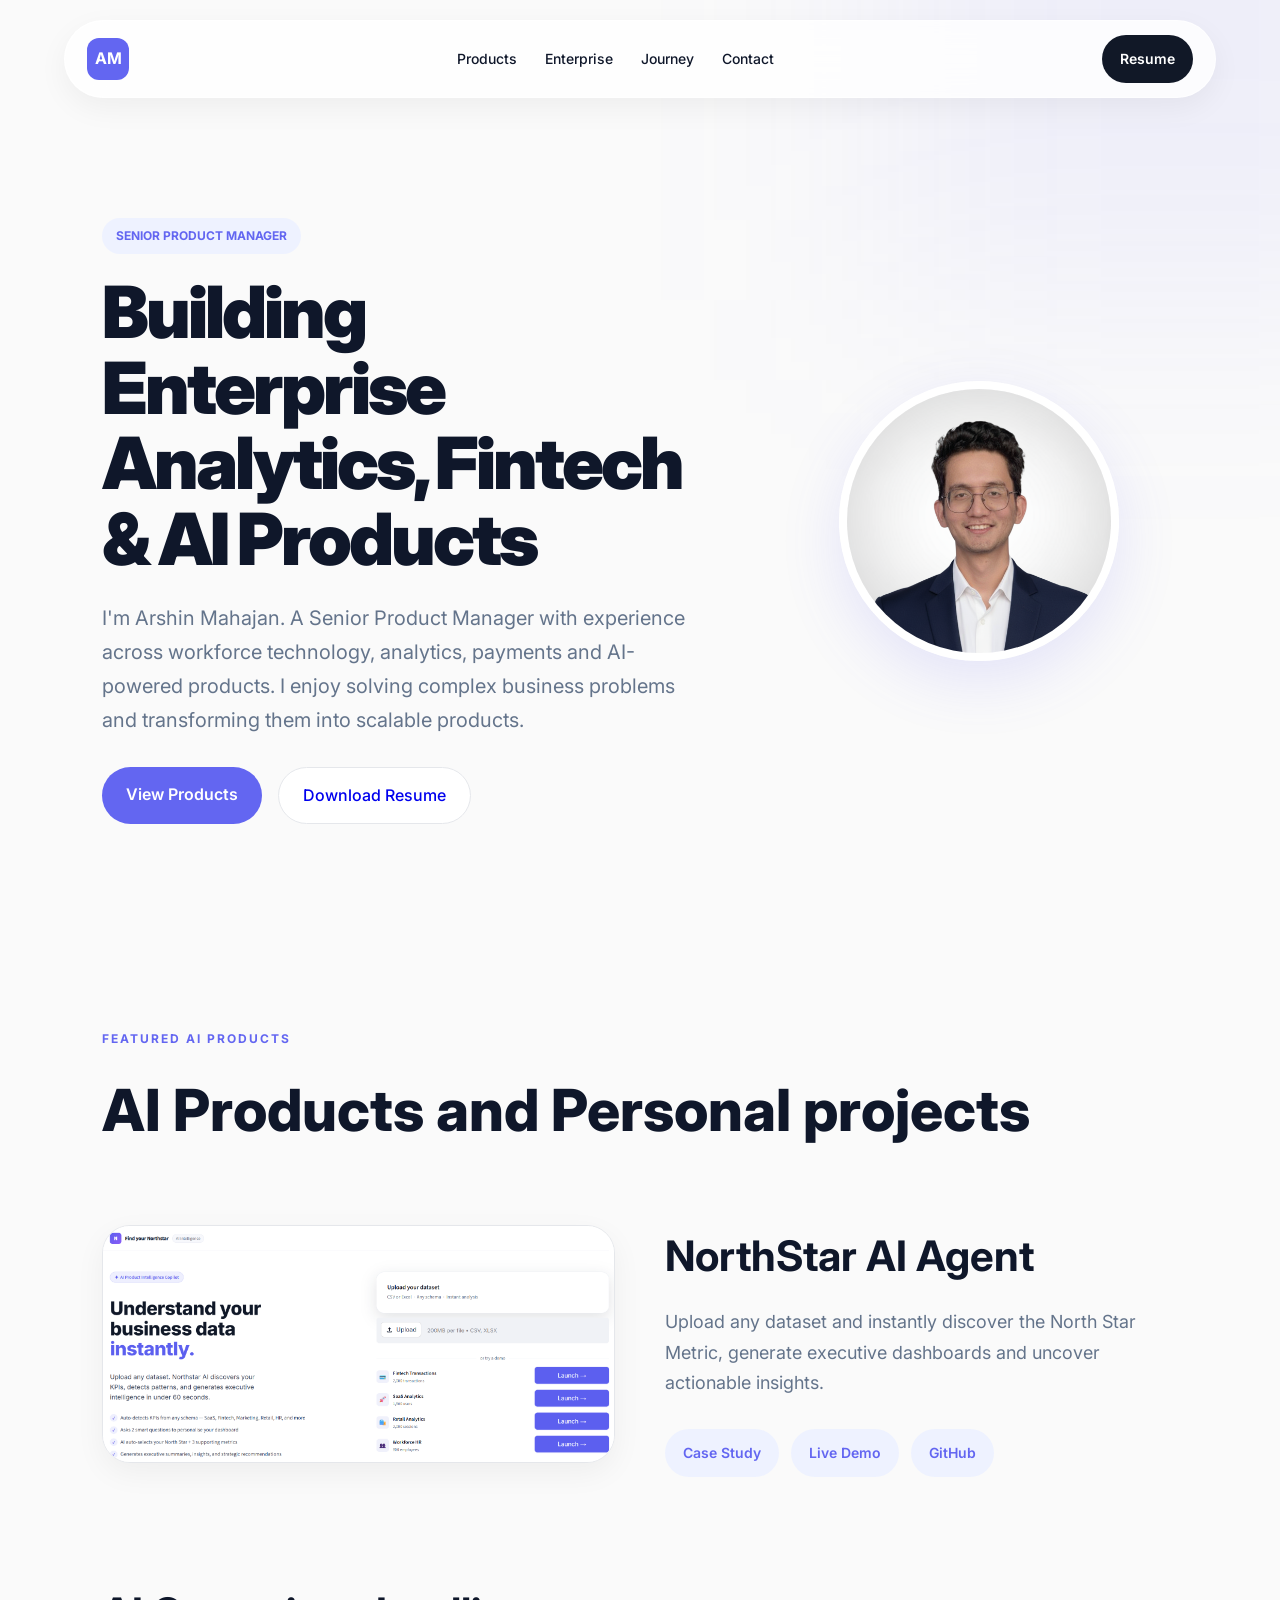
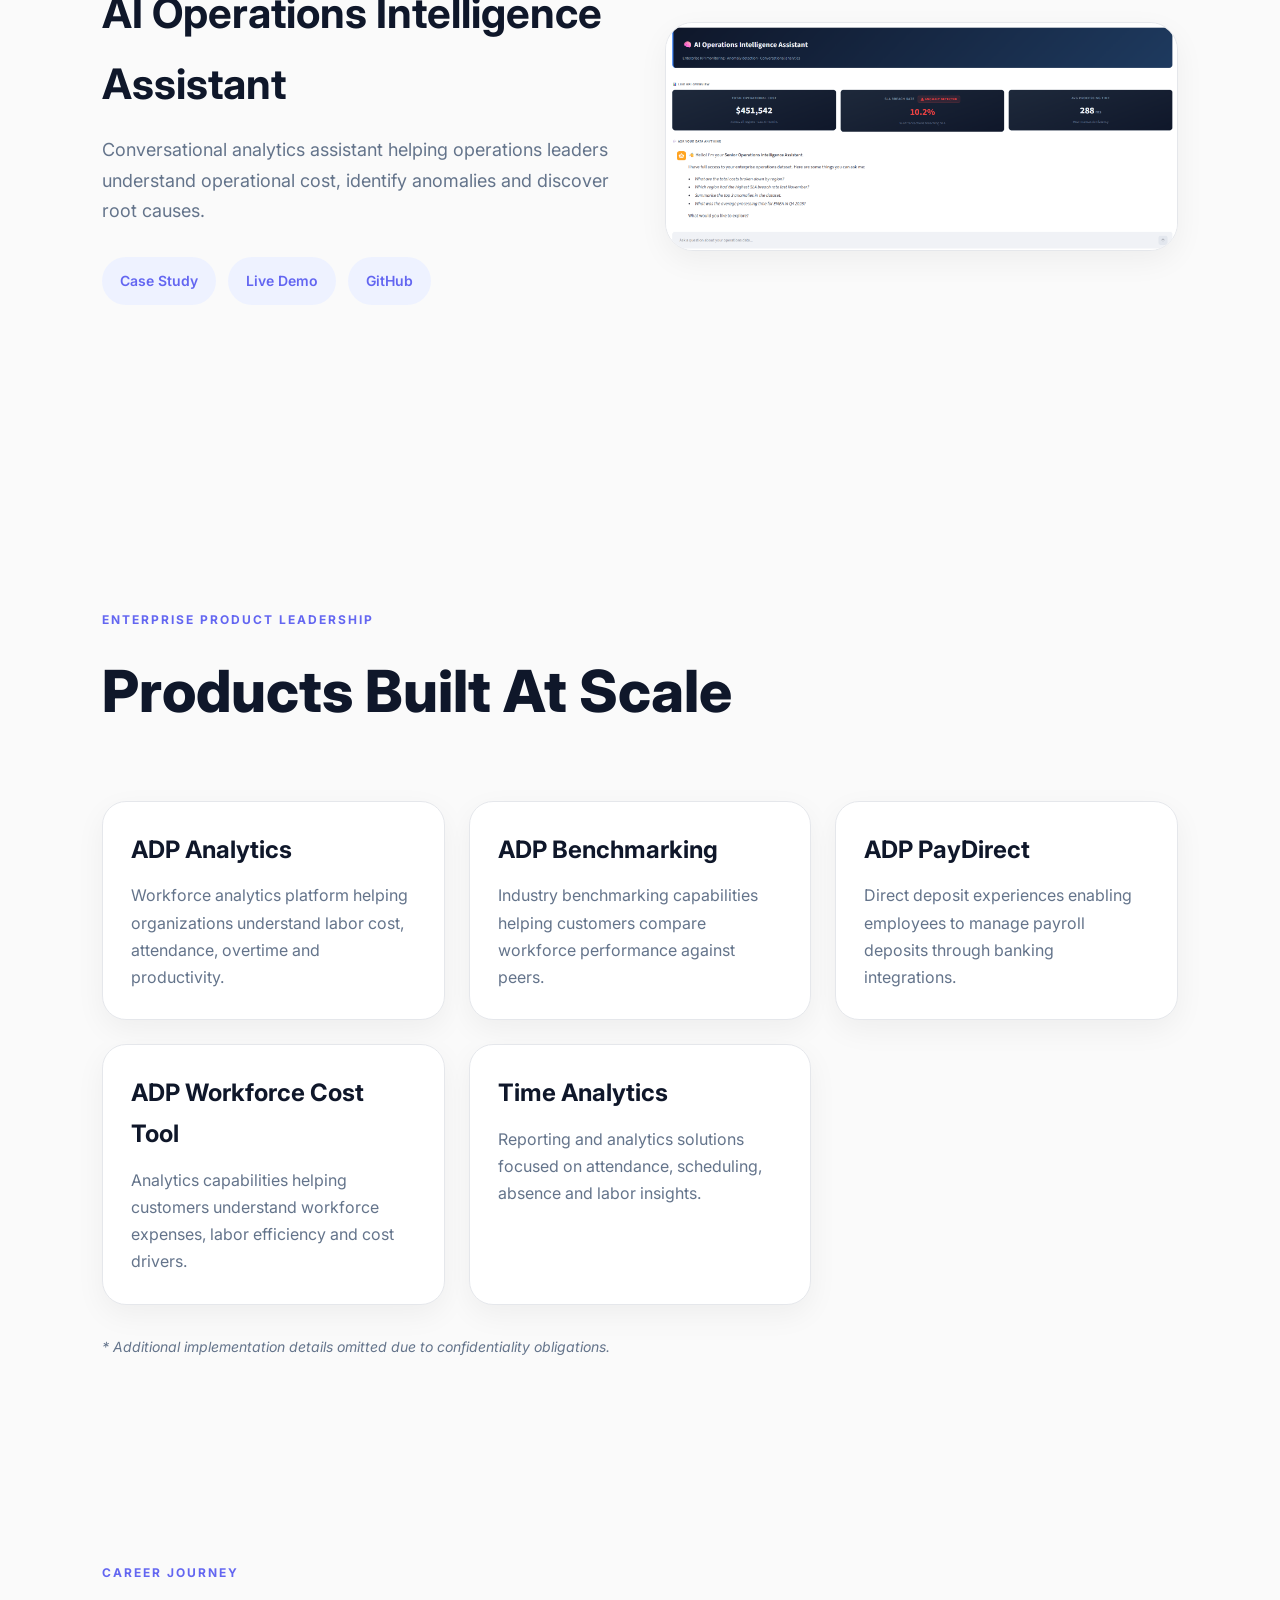
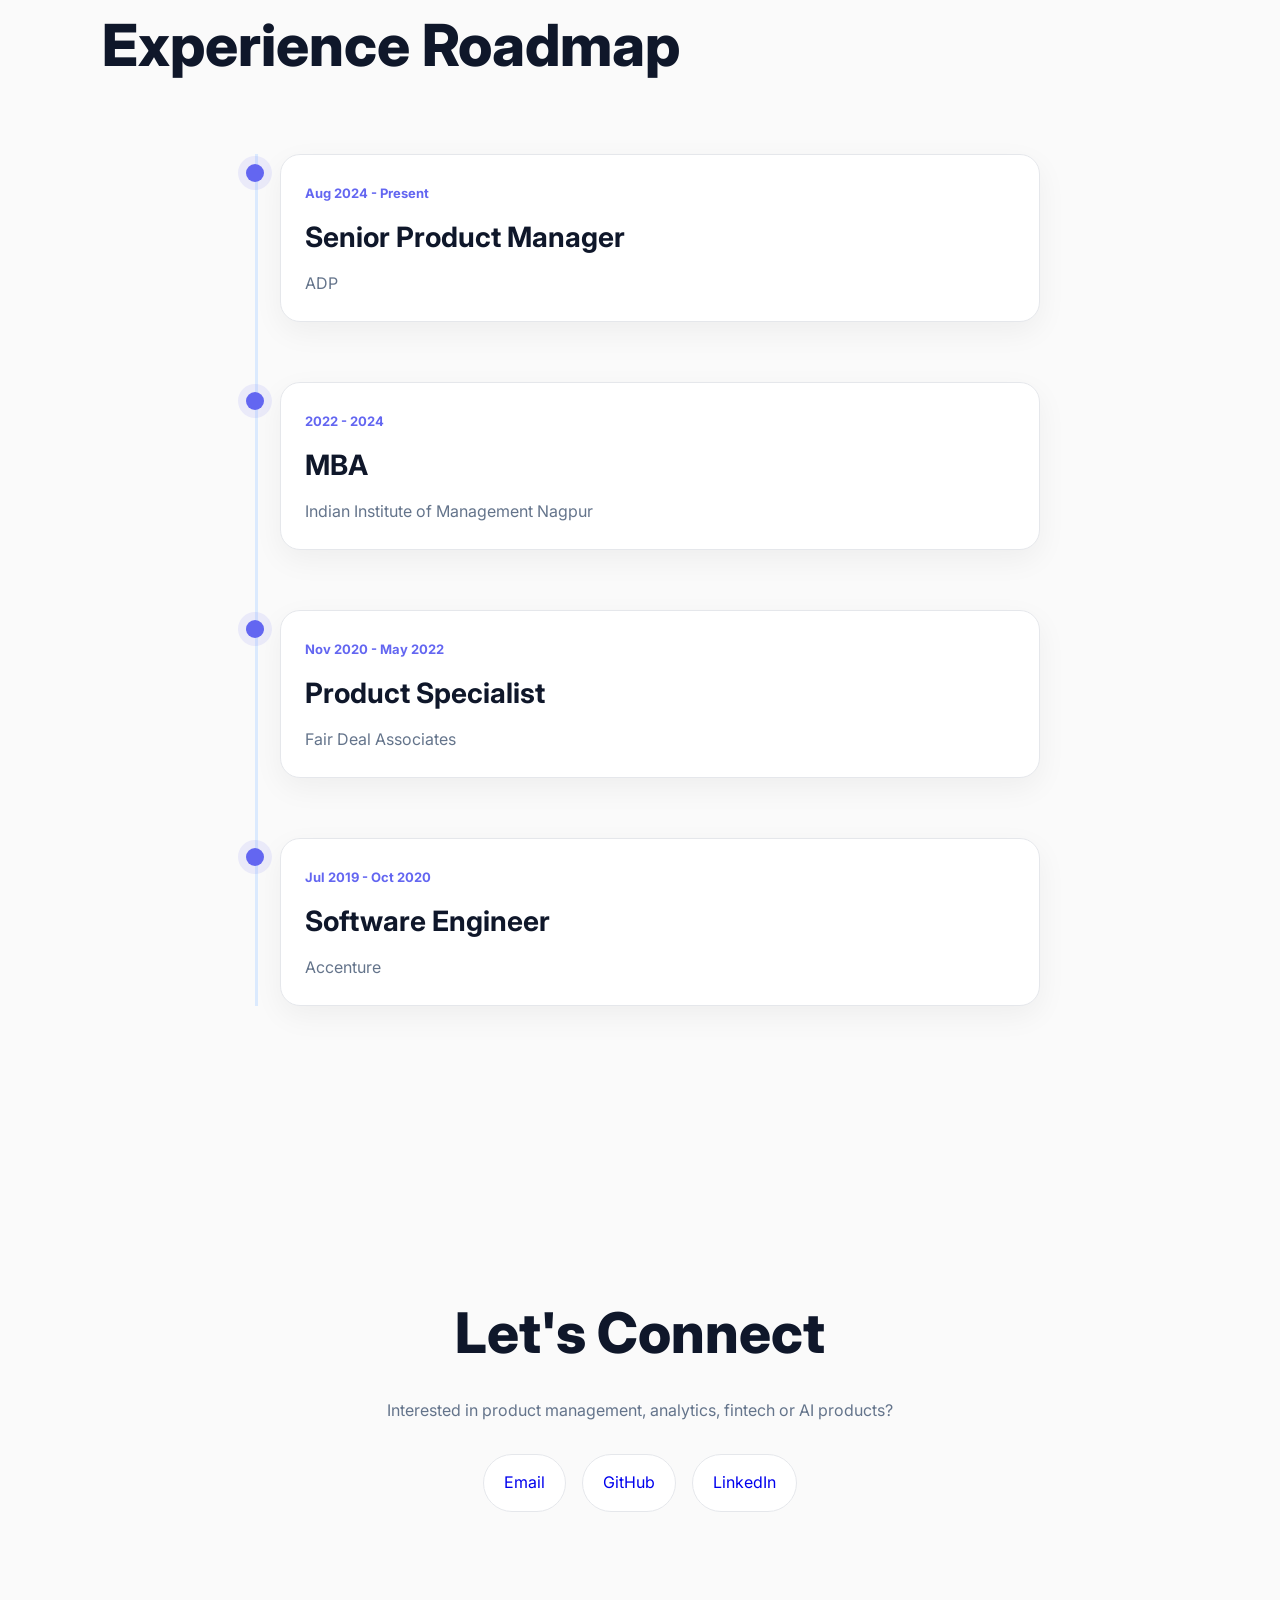
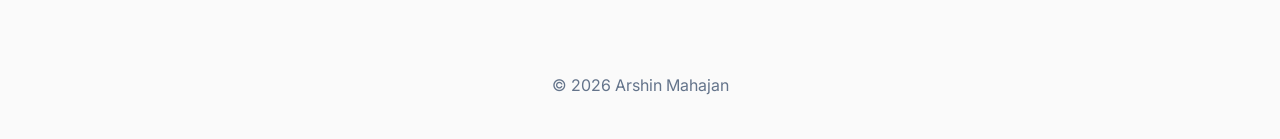
<file: index.html>
<!DOCTYPE html>
<html lang="en">

<head>

<meta charset="UTF-8">
<meta name="viewport" content="width=device-width, initial-scale=1.0">

<title>
Arshin Mahajan | Senior Product Manager
</title>

<link rel="preconnect" href="https://fonts.googleapis.com">

<link rel="preconnect" href="https://fonts.gstatic.com" crossorigin>

<link href="https://fonts.googleapis.com/css2?family=Inter:wght@300;400;500;600;700;800;900&display=swap" rel="stylesheet">

<link rel="stylesheet" href="style.css">

</head>

<body>

<nav class="navbar">

<div class="logo">
AM
</div>

<div class="nav-links">

<a href="#products">
Products
</a>

<a href="#enterprise">
Enterprise
</a>

<a href="#timeline">
Journey
</a>

<a href="#contact">
Contact
</a>

</div>

<a href="resume.pdf" class="resume-btn">
Resume
</a>

</nav>

<section class="hero">

<div class="hero-content">

<div class="hero-left">

<span class="hero-tag">
SENIOR PRODUCT MANAGER
</span>

<h1>

Building Enterprise Analytics,
Fintech & AI Products

</h1>

<p>

I'm Arshin Mahajan.

A Senior Product Manager with experience
across workforce technology, analytics,
payments and AI-powered products.

I enjoy solving complex business problems
and transforming them into scalable products.

</p>

<div class="hero-buttons">

<a href="#products" class="primary-btn">
View Products
</a>

<a href="resume.pdf" class="secondary-btn">
Download Resume
</a>

</div>

</div>

<div class="hero-right">

<img src="images/profile.jpg" alt="Arshin Mahajan">

</div>

</div>

</section>

<section id="products" class="section">

<div class="section-header">

<span>
FEATURED AI PRODUCTS
</span>

<h2>
AI Products and Personal projects
</h2>

</div>

<div class="featured-product">

<div class="featured-image">

<img src="images/northstar-cover.png">

</div>

<div class="featured-content">

<h3>
NorthStar AI Agent
</h3>

<p>

Upload any dataset and instantly discover
the North Star Metric, generate executive
dashboards and uncover actionable insights.

</p>

<div class="product-buttons">

<a href="northstar.html">
Case Study
</a>

<a href="https://arshin-northstar-ai.streamlit.app/" target="_blank">
Live Demo
</a>

<a href="https://github.com/arshinmahajan/northstar-ai" target="_blank">
GitHub
</a>

</div>

</div>

</div>

<div class="featured-product reverse">

<div class="featured-image">

<img src="images/aiops-cover.png">

</div>

<div class="featured-content">

<h3>
AI Operations Intelligence Assistant
</h3>

<p>

Conversational analytics assistant helping
operations leaders understand operational cost,
identify anomalies and discover root causes.

</p>

<div class="product-buttons">

<a href="aiops.html">
Case Study
</a>

<a href="https://ai-ops-intelligence-assistant-f5bhhcylc8wq3lguenfk7i.streamlit.app/" target="_blank">
Live Demo
</a>

<a href="https://github.com/arshinmahajan/ai-ops-intelligence-assistant" target="_blank">
GitHub
</a>

</div>

</div>

</div>

</section>

<section id="enterprise" class="section">

<div class="section-header">

<span>
ENTERPRISE PRODUCT LEADERSHIP
</span>

<h2>
Products Built At Scale
</h2>

</div>

<div class="enterprise-grid">

<div class="enterprise-card">

<h3>
ADP Analytics
</h3>

<p>

Workforce analytics platform helping
organizations understand labor cost,
attendance, overtime and productivity.

</p>

</div>

<div class="enterprise-card">

<h3>
ADP Benchmarking
</h3>

<p>

Industry benchmarking capabilities helping
customers compare workforce performance
against peers.

</p>

</div>

<div class="enterprise-card">

<h3>
ADP PayDirect
</h3>

<p>

Direct deposit experiences enabling
employees to manage payroll deposits
through banking integrations.

</p>

</div>

<div class="enterprise-card">

<h3>
ADP Workforce Cost Tool
</h3>

<p>

Analytics capabilities helping customers
understand workforce expenses,
labor efficiency and cost drivers.

</p>

</div>

<div class="enterprise-card">

<h3>
Time Analytics
</h3>

<p>

Reporting and analytics solutions
focused on attendance, scheduling,
absence and labor insights.

</p>

</div>

</div>

<div class="confidential-note">

* Additional implementation details omitted due to confidentiality obligations.

</div>

</section>

<section id="timeline" class="section">

<div class="section-header">

<span>
CAREER JOURNEY
</span>

<h2>
Experience Roadmap
</h2>

</div>

<div class="roadmap">

<div class="roadmap-item">

<div class="roadmap-dot"></div>

<div class="roadmap-content">

<span>
Aug 2024 - Present
</span>

<h3>
Senior Product Manager
</h3>

<p>
ADP
</p>

</div>

</div>

<div class="roadmap-item">

<div class="roadmap-dot"></div>

<div class="roadmap-content">

<span>
2022 - 2024
</span>

<h3>
MBA
</h3>

<p>
Indian Institute of Management Nagpur
</p>

</div>

</div>

<div class="roadmap-item">

<div class="roadmap-dot"></div>

<div class="roadmap-content">

<span>
Nov 2020 - May 2022
</span>

<h3>
Product Specialist
</h3>

<p>
Fair Deal Associates
</p>

</div>

</div>

<div class="roadmap-item">

<div class="roadmap-dot"></div>

<div class="roadmap-content">

<span>
Jul 2019 - Oct 2020
</span>

<h3>
Software Engineer
</h3>

<p>
Accenture
</p>

</div>

</div>

</div>

</section>

<section id="contact" class="contact">

<h2>
Let's Connect
</h2>

<p>

Interested in product management,
analytics, fintech or AI products?

</p>

<div class="contact-buttons">

<a href="mailto:p22arshin@iimnagpur.ac.in">
Email
</a>

<a href="https://github.com/arshinmahajan">
GitHub
</a>

<a href="https://linkedin.com/in/arshinmahajan">
LinkedIn
</a>

</div>

</section>

<footer>

© 2026 Arshin Mahajan

</footer>

</body>

</html>
</file>
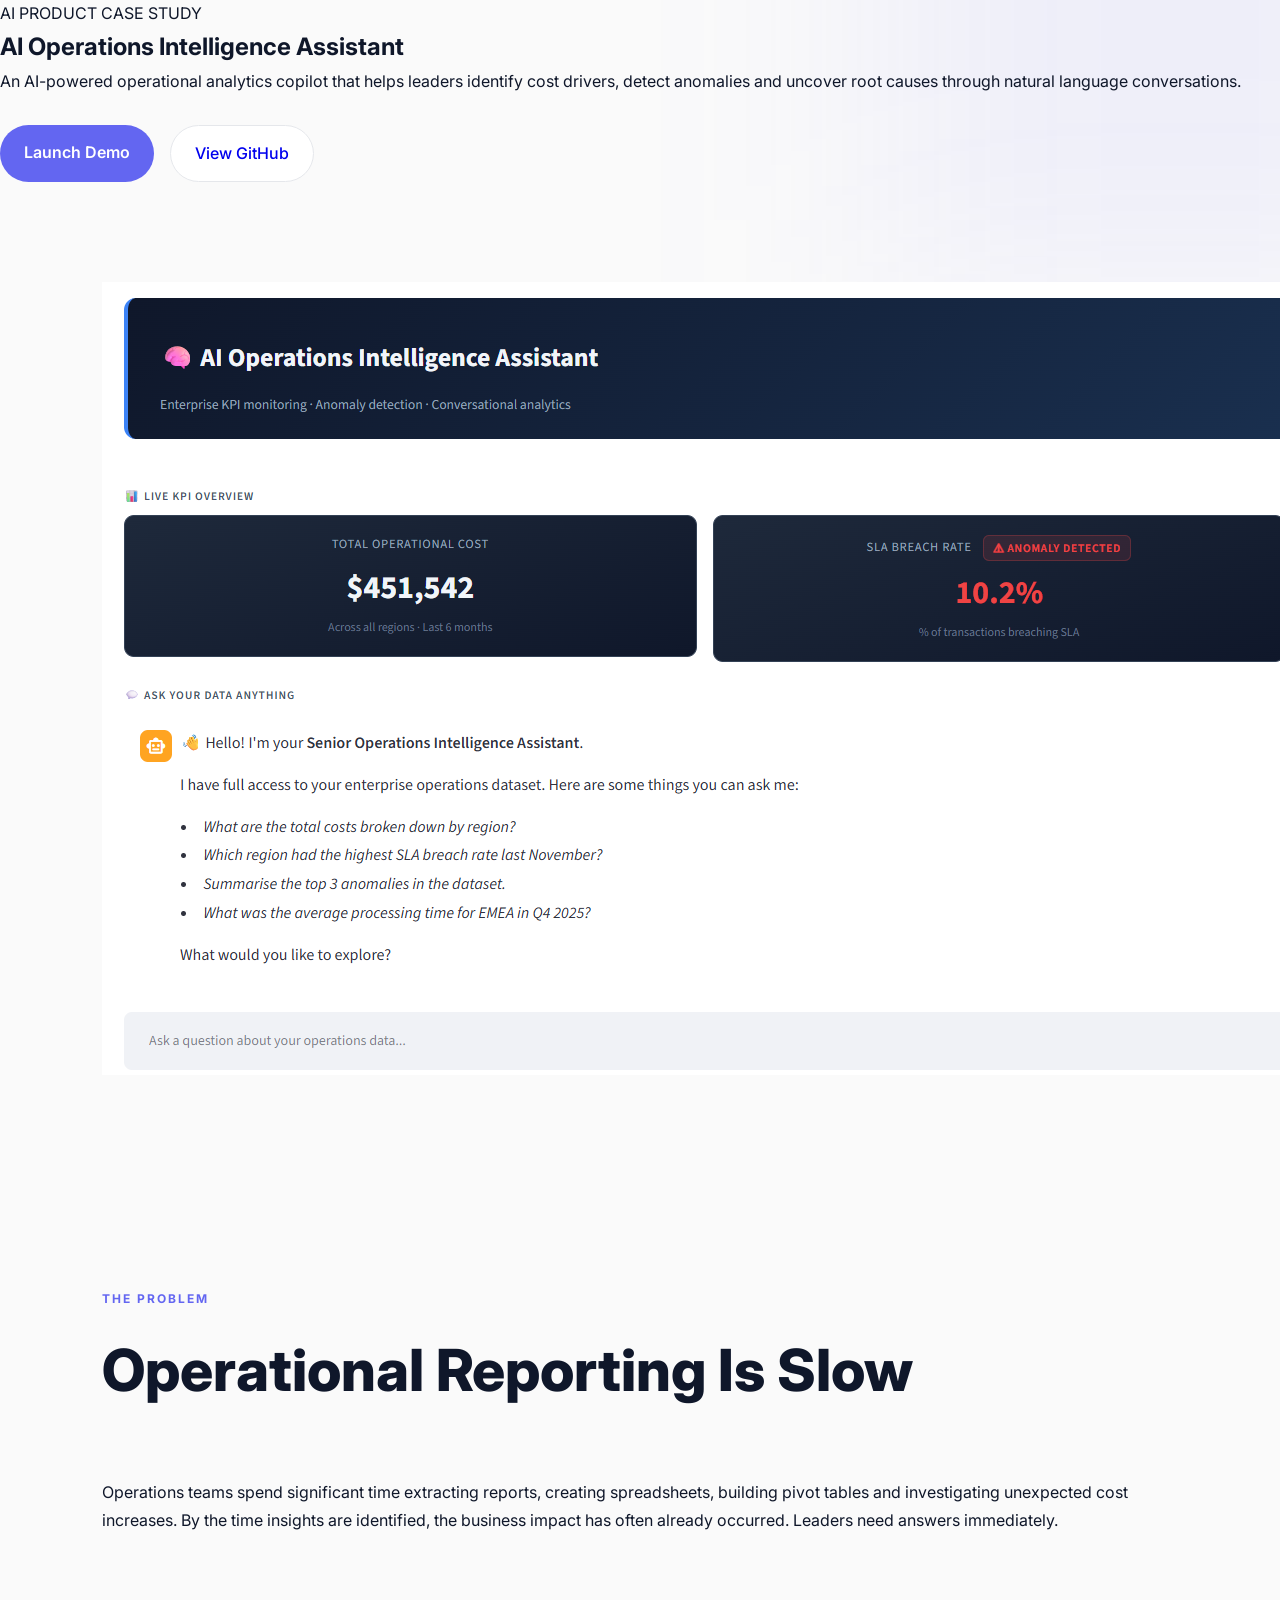
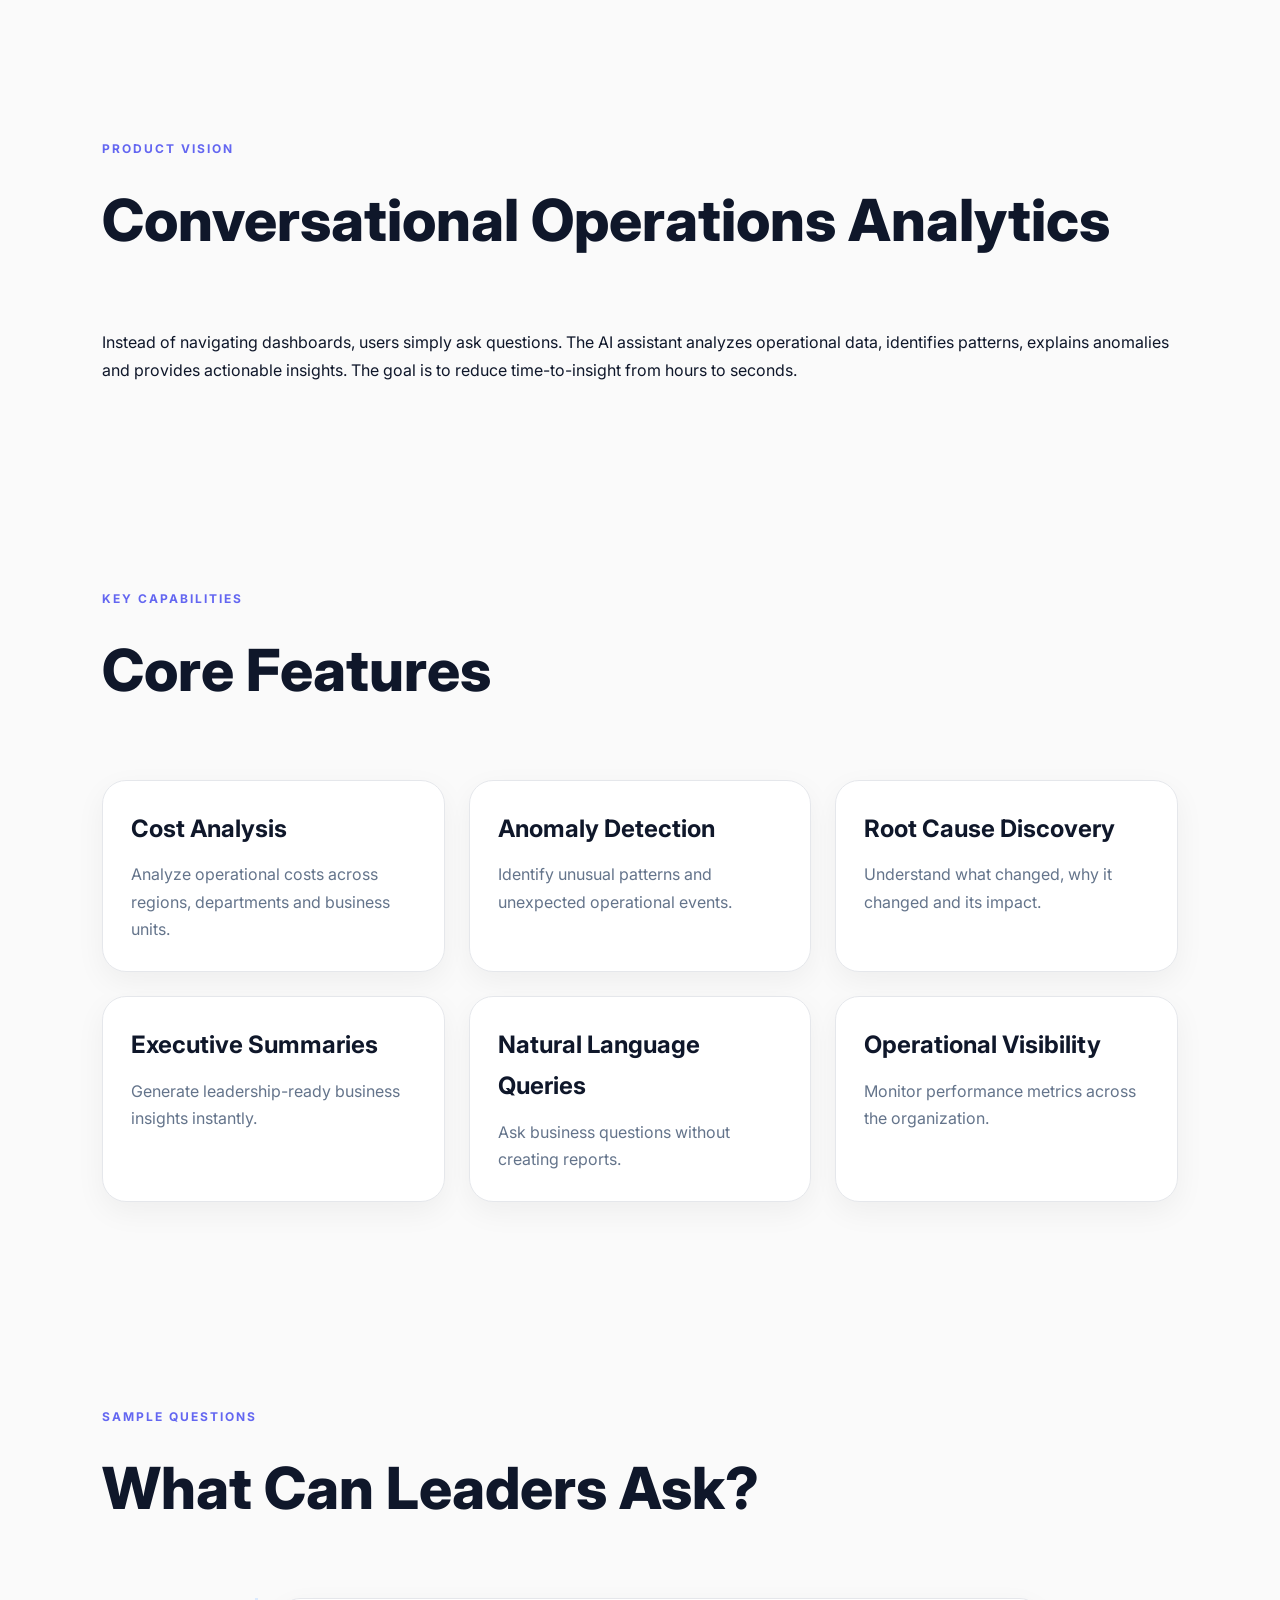
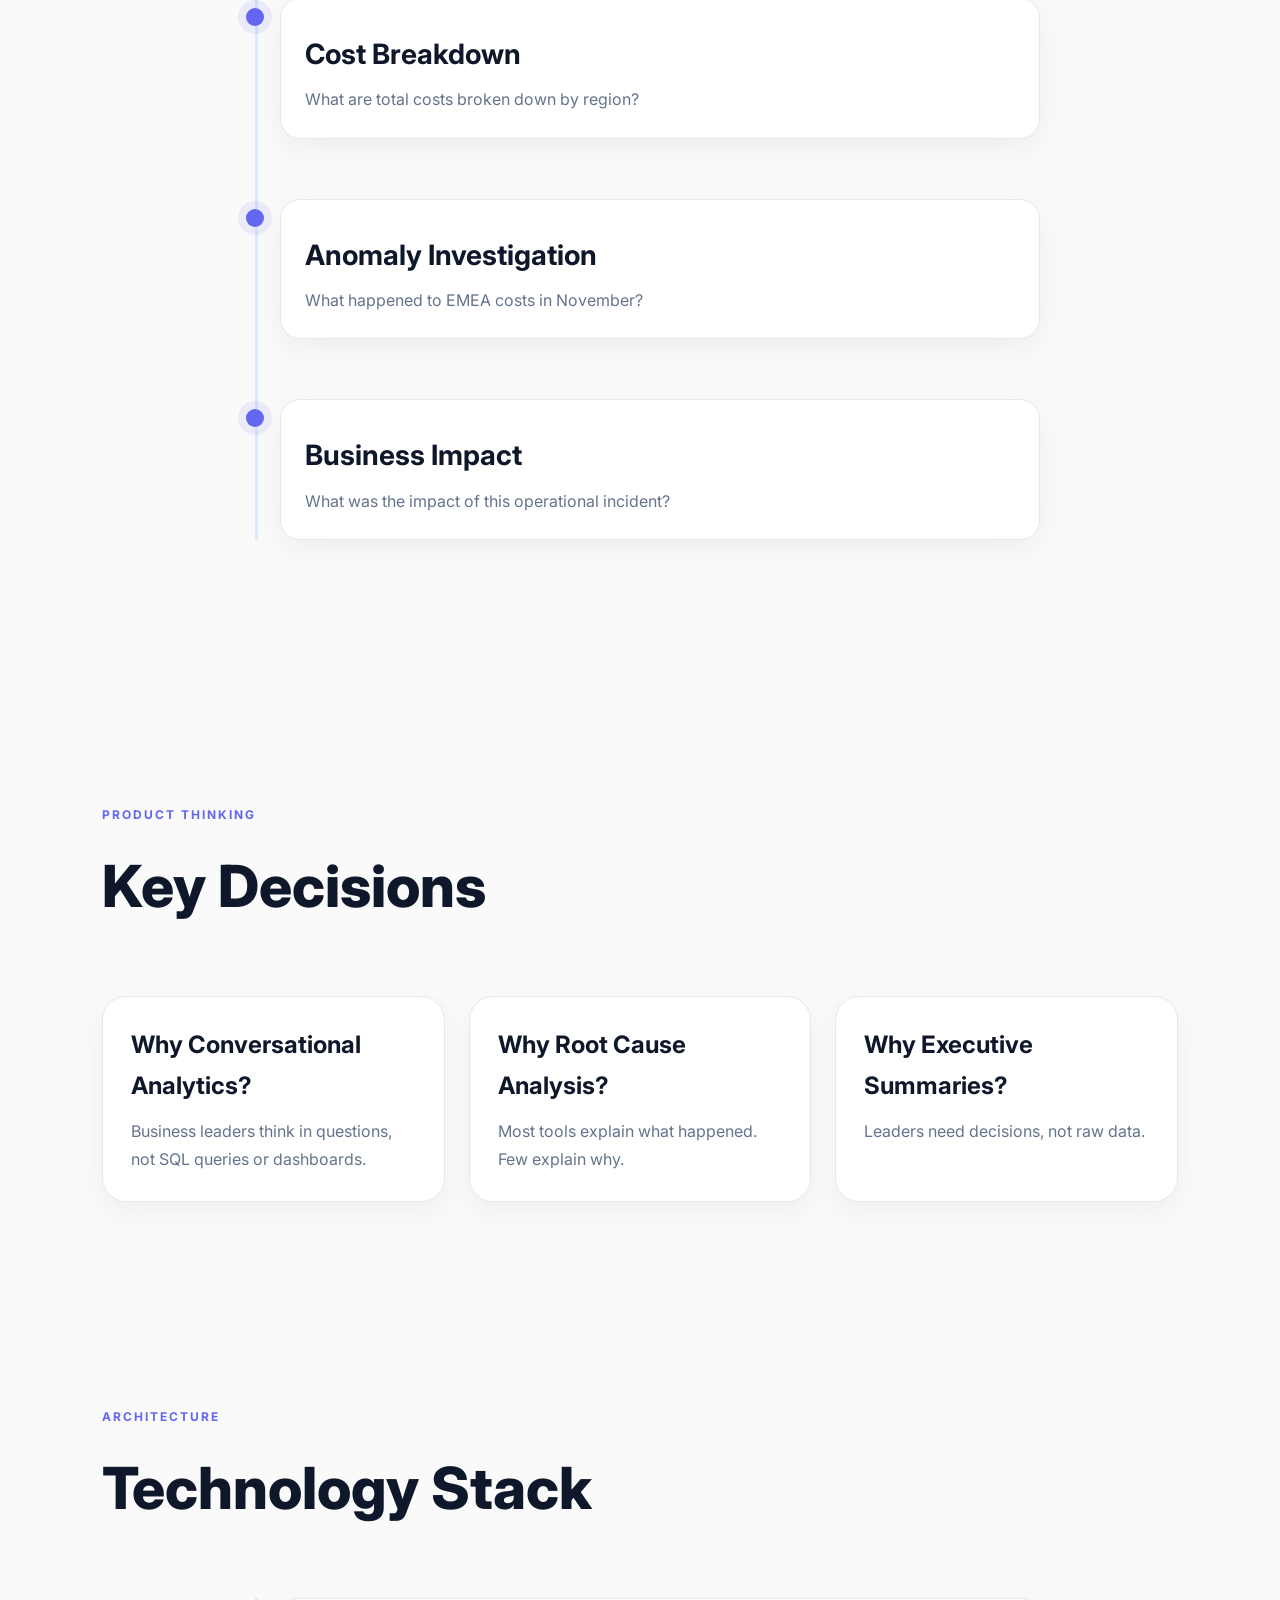
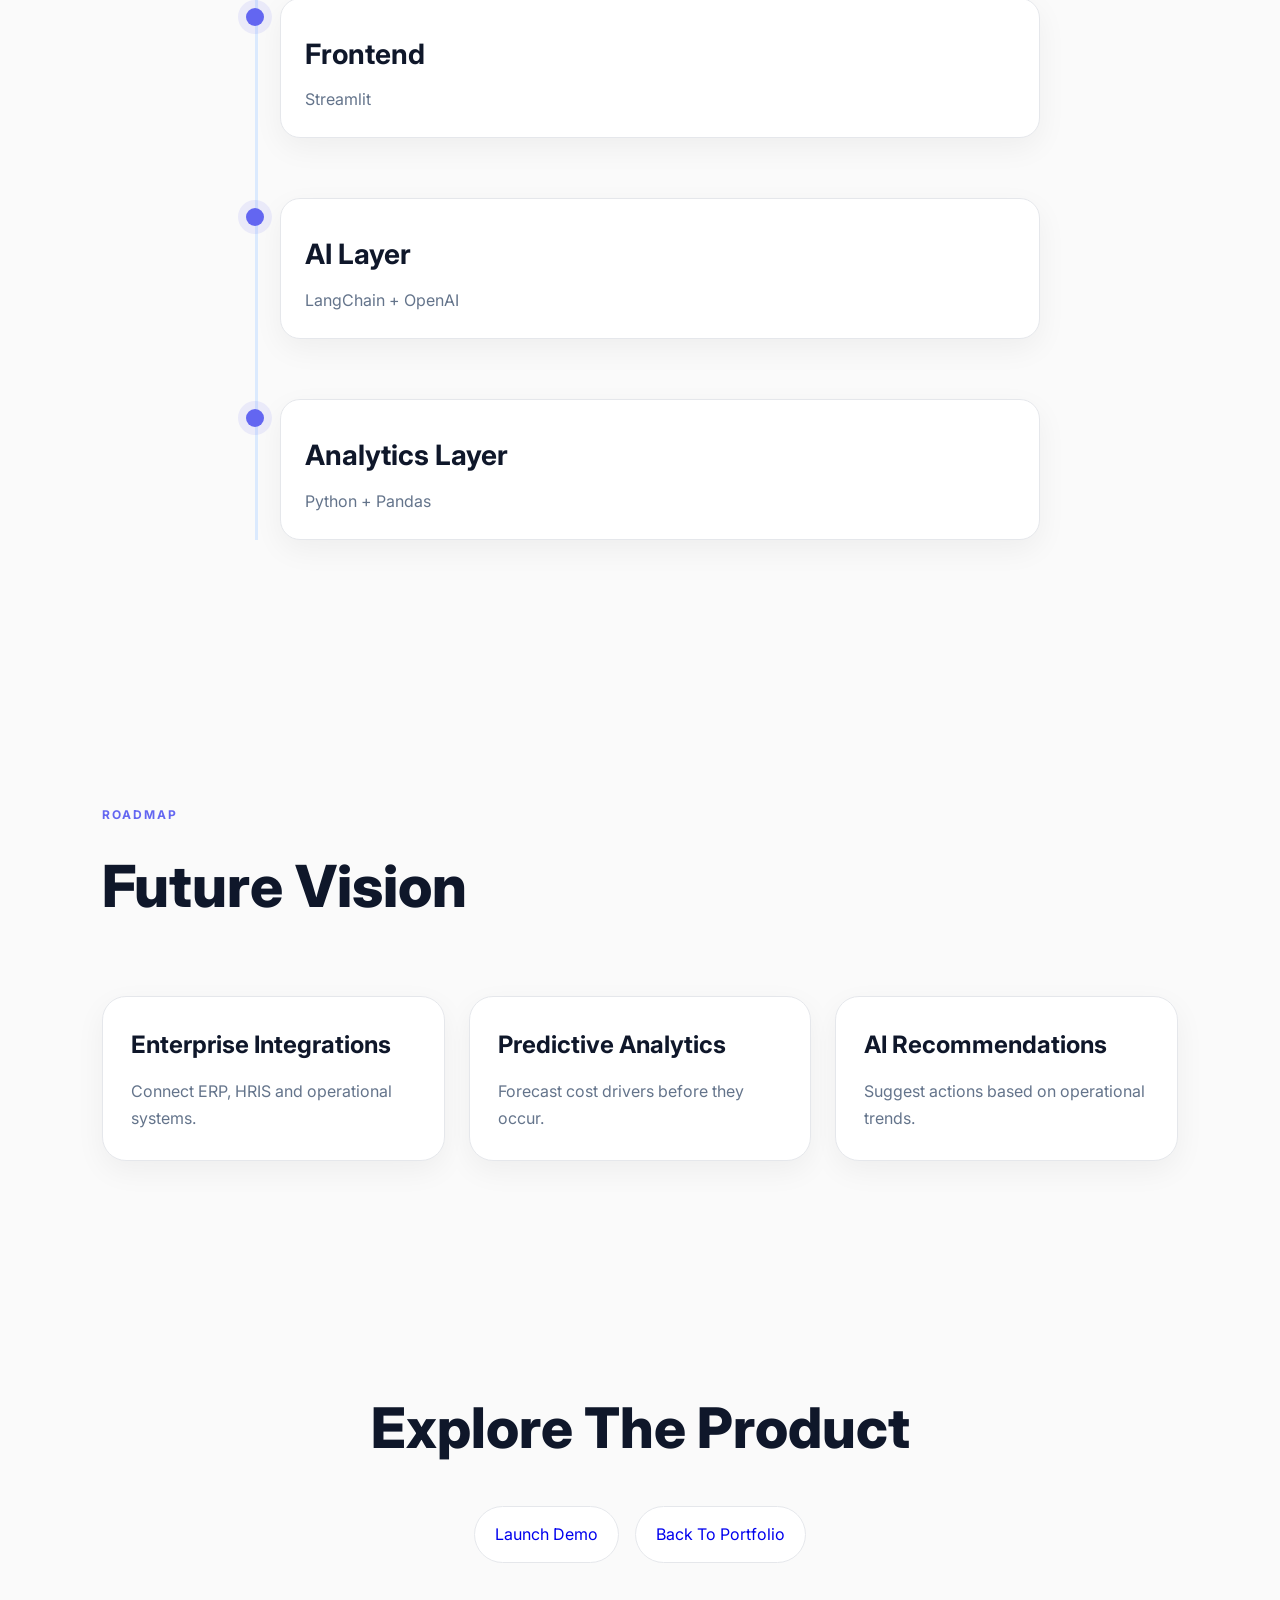
<file: aiops.html>
<!DOCTYPE html>
<html lang="en">

<head>

<meta charset="UTF-8">
<meta name="viewport" content="width=device-width, initial-scale=1.0">

<title>AI Operations Intelligence Assistant | Product Case Study</title>

<link rel="preconnect" href="https://fonts.googleapis.com">

<link rel="preconnect" href="https://fonts.gstatic.com" crossorigin>

<link href="https://fonts.googleapis.com/css2?family=Inter:wght@300;400;500;600;700;800;900&display=swap" rel="stylesheet">

<link rel="stylesheet" href="style.css">

</head>

<body>

<section class="case-hero">

<div class="case-tag">

AI PRODUCT CASE STUDY

</div>

<h1>
AI Operations Intelligence Assistant
</h1>

<p>

An AI-powered operational analytics copilot
that helps leaders identify cost drivers,
detect anomalies and uncover root causes
through natural language conversations.

</p>

<div class="hero-buttons">

<a href="https://ai-ops-intelligence-assistant-f5bhhcylc8wq3lguenfk7i.streamlit.app/" target="_blank" class="primary-btn">

Launch Demo

</a>

<a href="https://github.com/arshinmahajan/ai-ops-intelligence-assistant" target="_blank" class="secondary-btn">

View GitHub

</a>

</div>

</section>

<section class="section">

<img class="hero-screenshot"
src="images/aiops-dashboard.png">

</section>

<section class="section">

<div class="section-header">

<span>
THE PROBLEM
</span>

<h2>
Operational Reporting Is Slow
</h2>

</div>

<p class="case-text">

Operations teams spend significant time
extracting reports, creating spreadsheets,
building pivot tables and investigating
unexpected cost increases.

By the time insights are identified,
the business impact has often already occurred.

Leaders need answers immediately.

</p>

</section>

<section class="section">

<div class="section-header">

<span>
PRODUCT VISION
</span>

<h2>
Conversational Operations Analytics
</h2>

</div>

<p class="case-text">

Instead of navigating dashboards,
users simply ask questions.

The AI assistant analyzes operational data,
identifies patterns, explains anomalies
and provides actionable insights.

The goal is to reduce time-to-insight
from hours to seconds.

</p>

</section>

<section class="section">

<div class="section-header">

<span>
KEY CAPABILITIES
</span>

<h2>
Core Features
</h2>

</div>

<div class="enterprise-grid">

<div class="enterprise-card">

<h3>
Cost Analysis
</h3>

<p>

Analyze operational costs
across regions, departments
and business units.

</p>

</div>

<div class="enterprise-card">

<h3>
Anomaly Detection
</h3>

<p>

Identify unusual patterns
and unexpected operational events.

</p>

</div>

<div class="enterprise-card">

<h3>
Root Cause Discovery
</h3>

<p>

Understand what changed,
why it changed and its impact.

</p>

</div>

<div class="enterprise-card">

<h3>
Executive Summaries
</h3>

<p>

Generate leadership-ready
business insights instantly.

</p>

</div>

<div class="enterprise-card">

<h3>
Natural Language Queries
</h3>

<p>

Ask business questions
without creating reports.

</p>

</div>

<div class="enterprise-card">

<h3>
Operational Visibility
</h3>

<p>

Monitor performance metrics
across the organization.

</p>

</div>

</div>

</section>

<section class="section">

<div class="section-header">

<span>
SAMPLE QUESTIONS
</span>

<h2>
What Can Leaders Ask?
</h2>

</div>

<div class="roadmap">

<div class="roadmap-item">

<div class="roadmap-dot"></div>

<div class="roadmap-content">

<h3>
Cost Breakdown
</h3>

<p>

What are total costs broken down by region?

</p>

</div>

</div>

<div class="roadmap-item">

<div class="roadmap-dot"></div>

<div class="roadmap-content">

<h3>
Anomaly Investigation
</h3>

<p>

What happened to EMEA costs in November?

</p>

</div>

</div>

<div class="roadmap-item">

<div class="roadmap-dot"></div>

<div class="roadmap-content">

<h3>
Business Impact
</h3>

<p>

What was the impact of this operational incident?

</p>

</div>

</div>

</div>

</section>

<section class="section">

<div class="section-header">

<span>
PRODUCT THINKING
</span>

<h2>
Key Decisions
</h2>

</div>

<div class="enterprise-grid">

<div class="enterprise-card">

<h3>
Why Conversational Analytics?
</h3>

<p>

Business leaders think in questions,
not SQL queries or dashboards.

</p>

</div>

<div class="enterprise-card">

<h3>
Why Root Cause Analysis?
</h3>

<p>

Most tools explain what happened.
Few explain why.

</p>

</div>

<div class="enterprise-card">

<h3>
Why Executive Summaries?
</h3>

<p>

Leaders need decisions,
not raw data.

</p>

</div>

</div>

</section>

<section class="section">

<div class="section-header">

<span>
ARCHITECTURE
</span>

<h2>
Technology Stack
</h2>

</div>

<div class="roadmap">

<div class="roadmap-item">

<div class="roadmap-dot"></div>

<div class="roadmap-content">

<h3>
Frontend
</h3>

<p>
Streamlit
</p>

</div>

</div>

<div class="roadmap-item">

<div class="roadmap-dot"></div>

<div class="roadmap-content">

<h3>
AI Layer
</h3>

<p>
LangChain + OpenAI
</p>

</div>

</div>

<div class="roadmap-item">

<div class="roadmap-dot"></div>

<div class="roadmap-content">

<h3>
Analytics Layer
</h3>

<p>
Python + Pandas
</p>

</div>

</div>

</div>

</section>

<section class="section">

<div class="section-header">

<span>
ROADMAP
</span>

<h2>
Future Vision
</h2>

</div>

<div class="enterprise-grid">

<div class="enterprise-card">

<h3>
Enterprise Integrations
</h3>

<p>

Connect ERP, HRIS and operational systems.

</p>

</div>

<div class="enterprise-card">

<h3>
Predictive Analytics
</h3>

<p>

Forecast cost drivers before they occur.

</p>

</div>

<div class="enterprise-card">

<h3>
AI Recommendations
</h3>

<p>

Suggest actions based on operational trends.

</p>

</div>

</div>

</section>

<section class="contact">

<h2>
Explore The Product
</h2>

<div class="contact-buttons">

<a href="https://ai-ops-intelligence-assistant-f5bhhcylc8wq3lguenfk7i.streamlit.app/" target="_blank">

Launch Demo

</a>

<a href="index.html">

Back To Portfolio

</a>

</div>

</section>

</body>

</html>
</file>
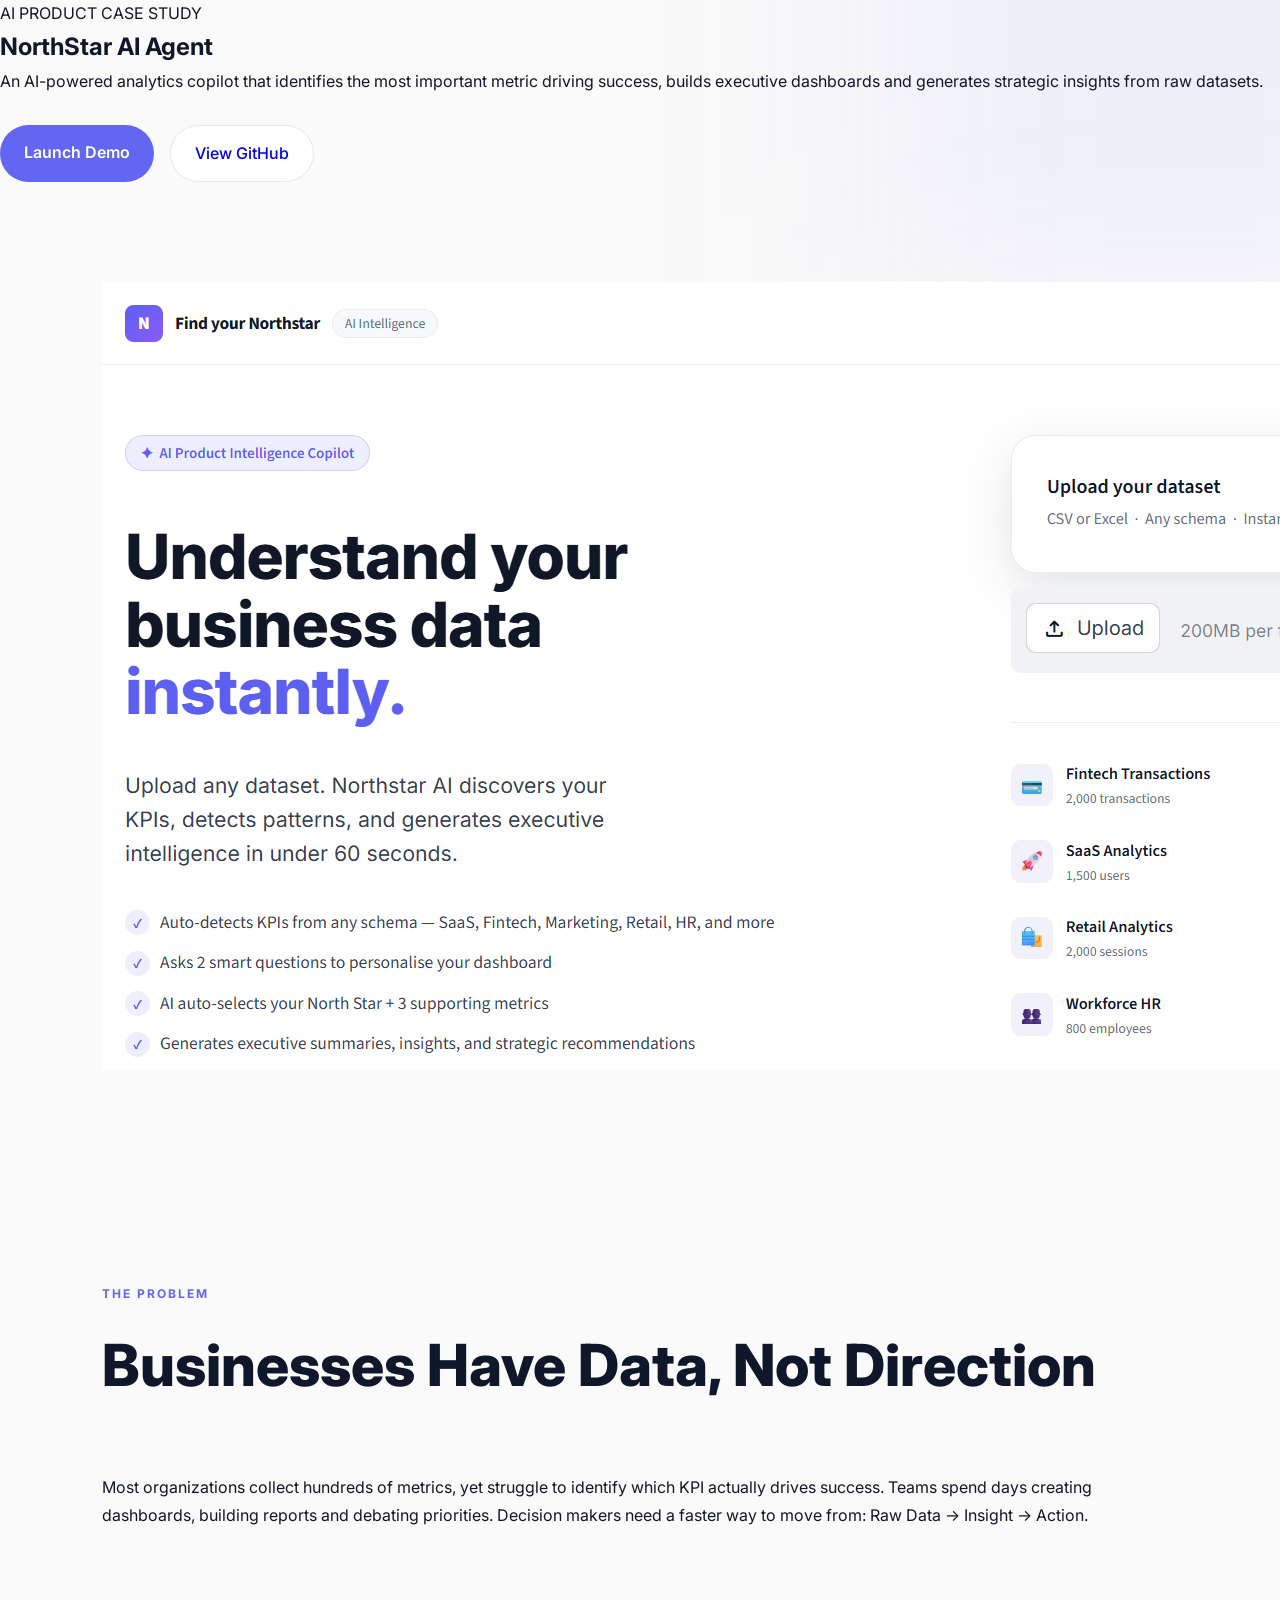
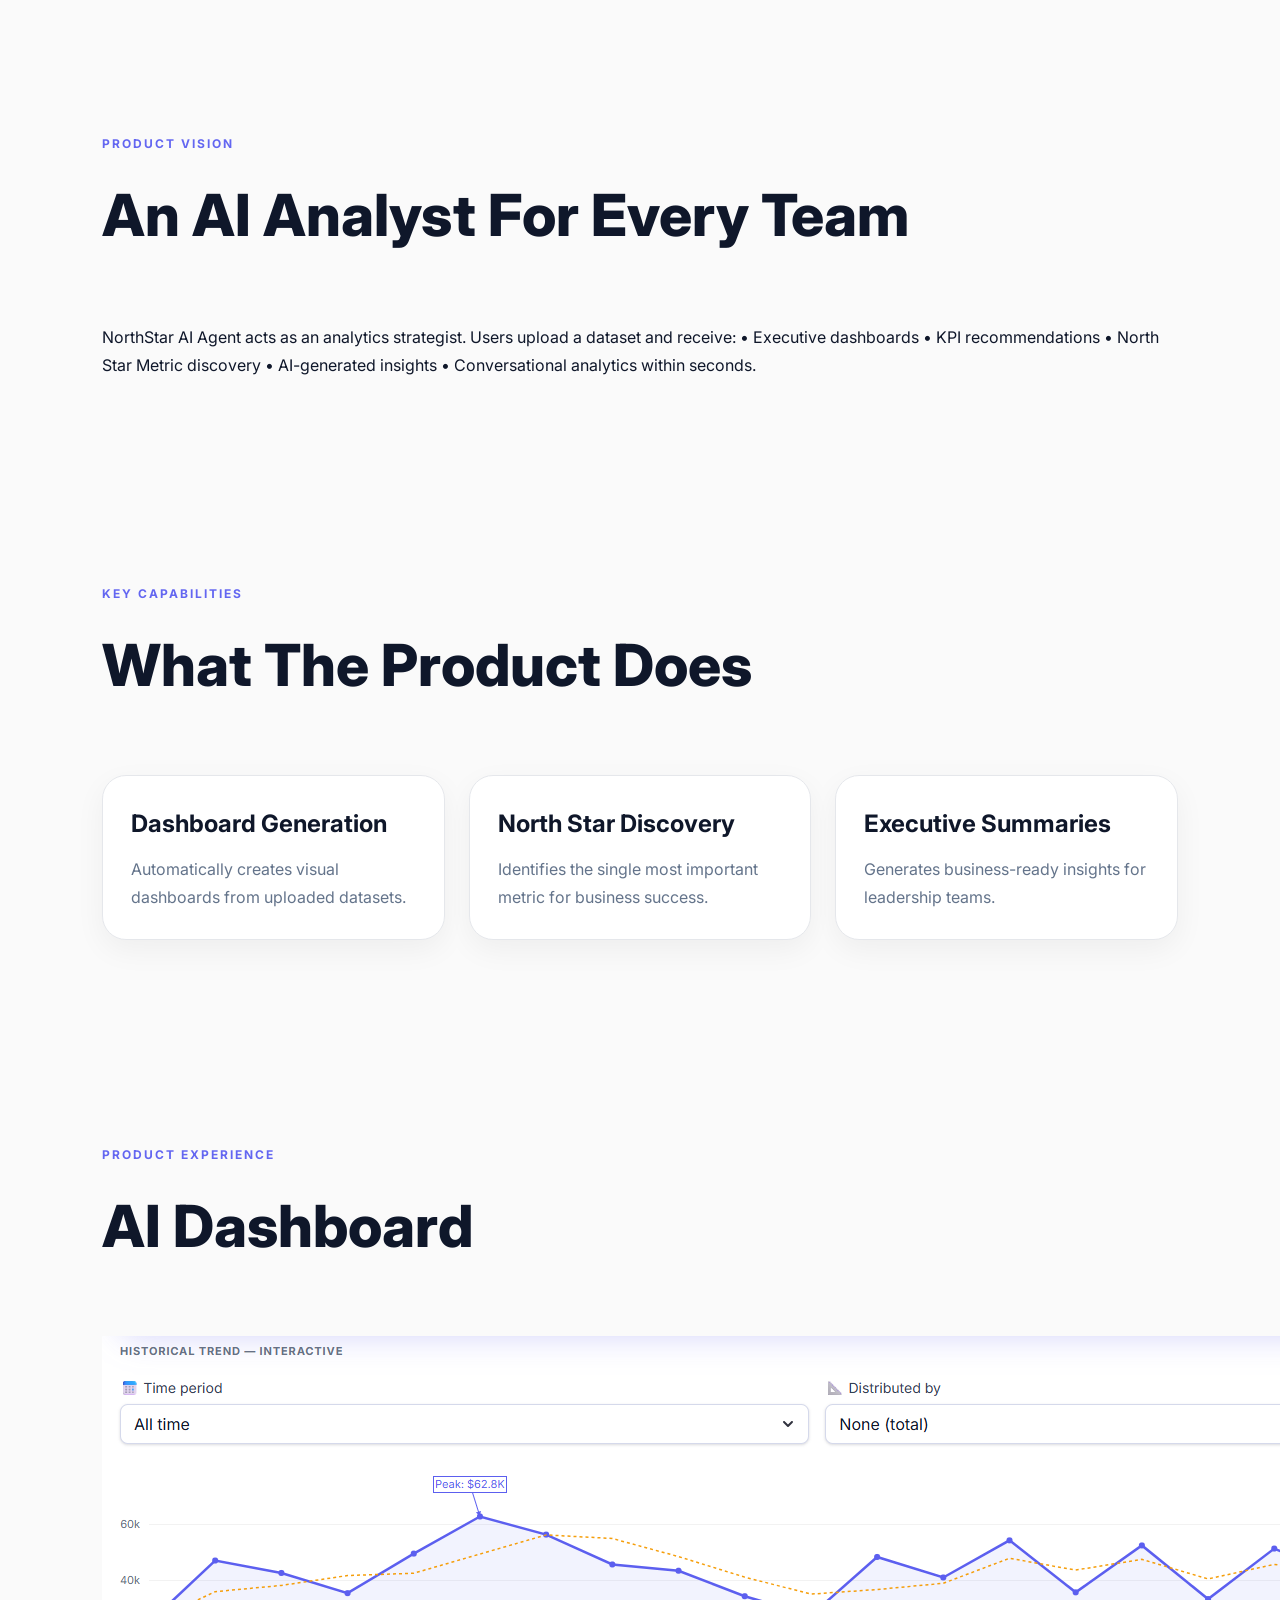
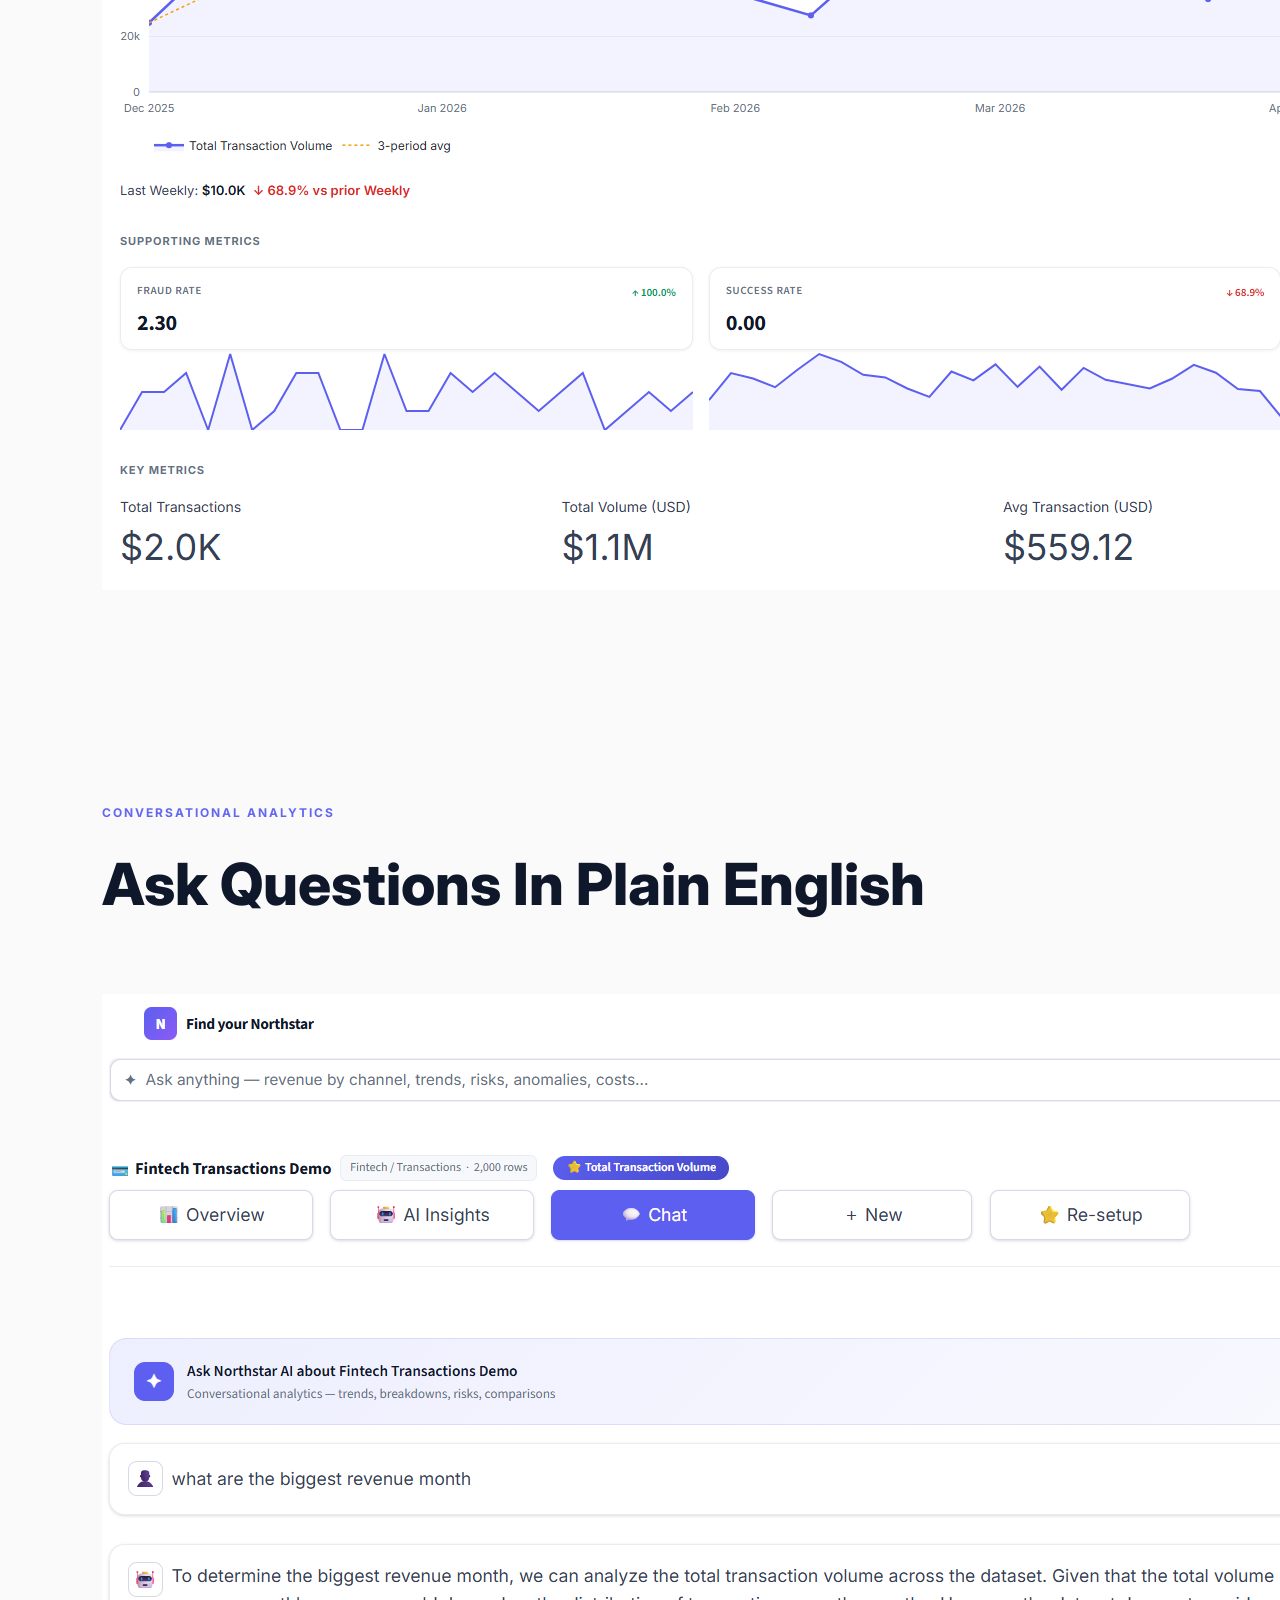
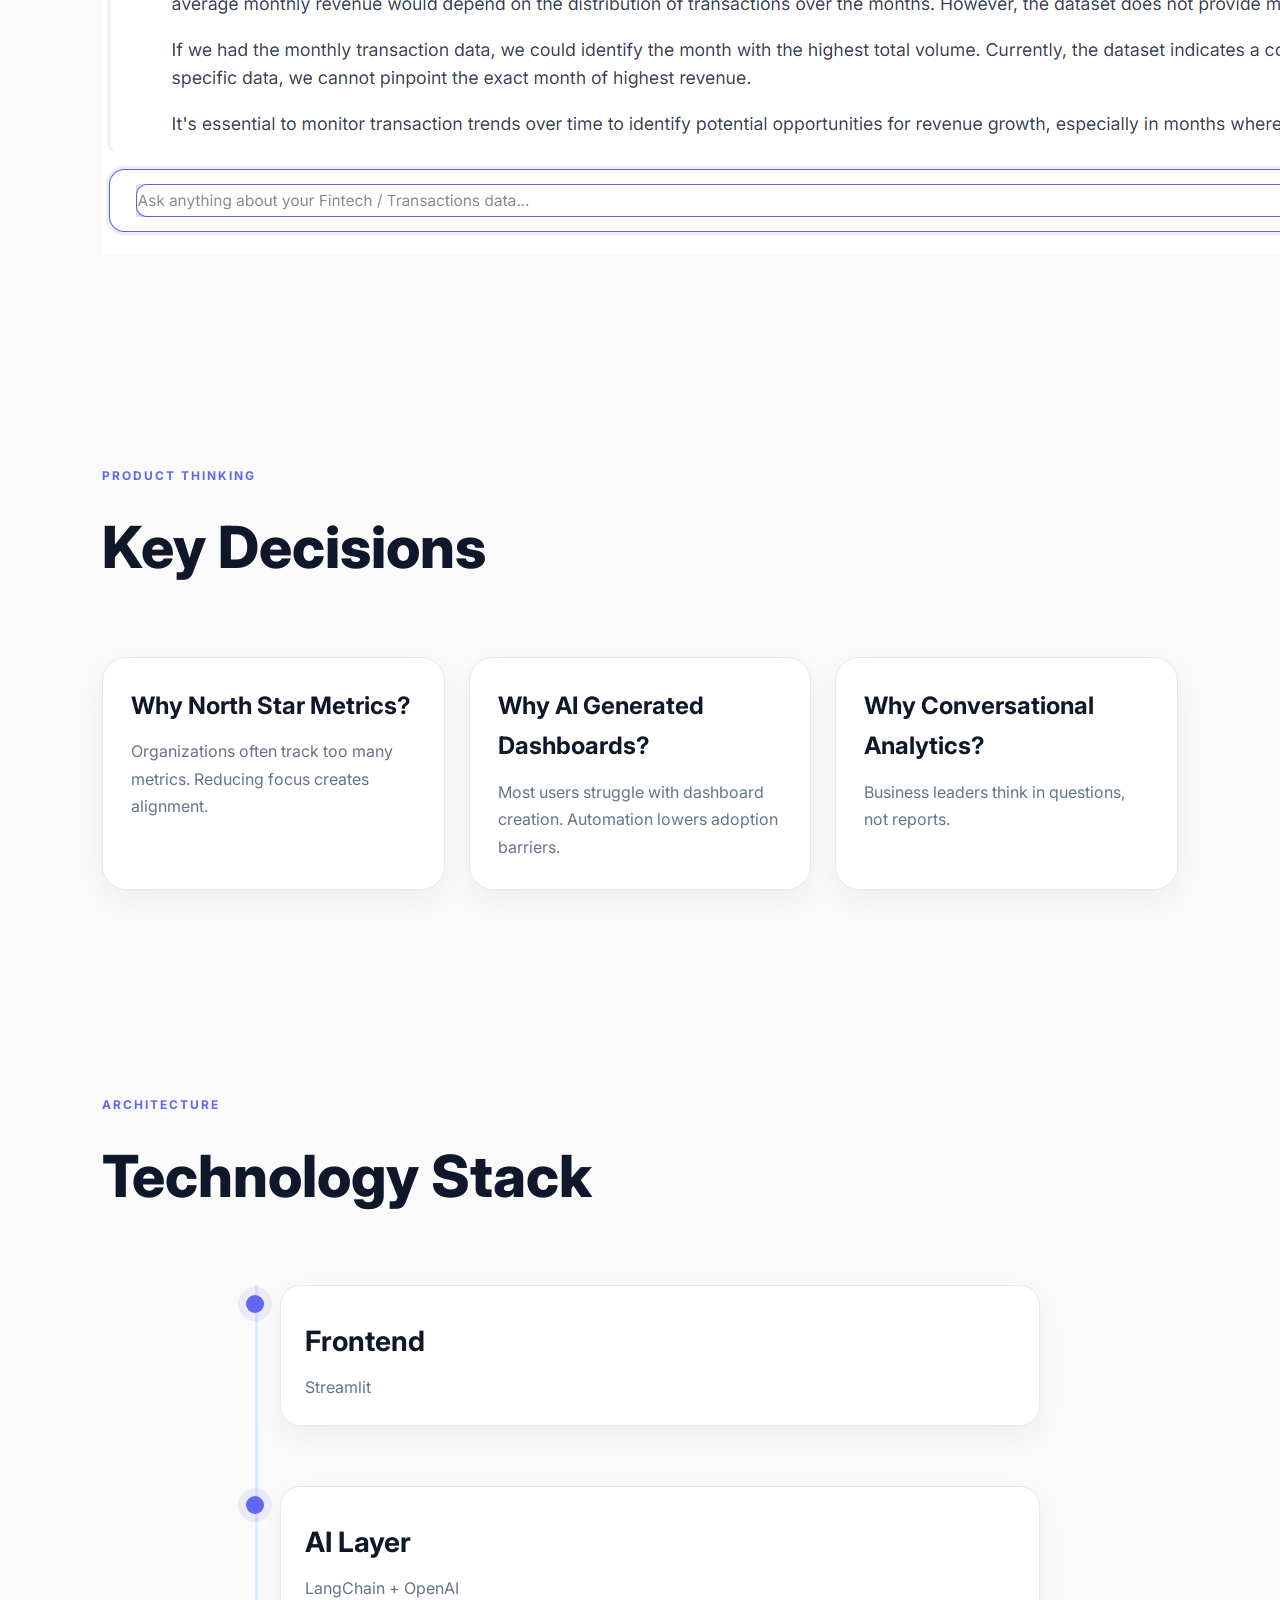
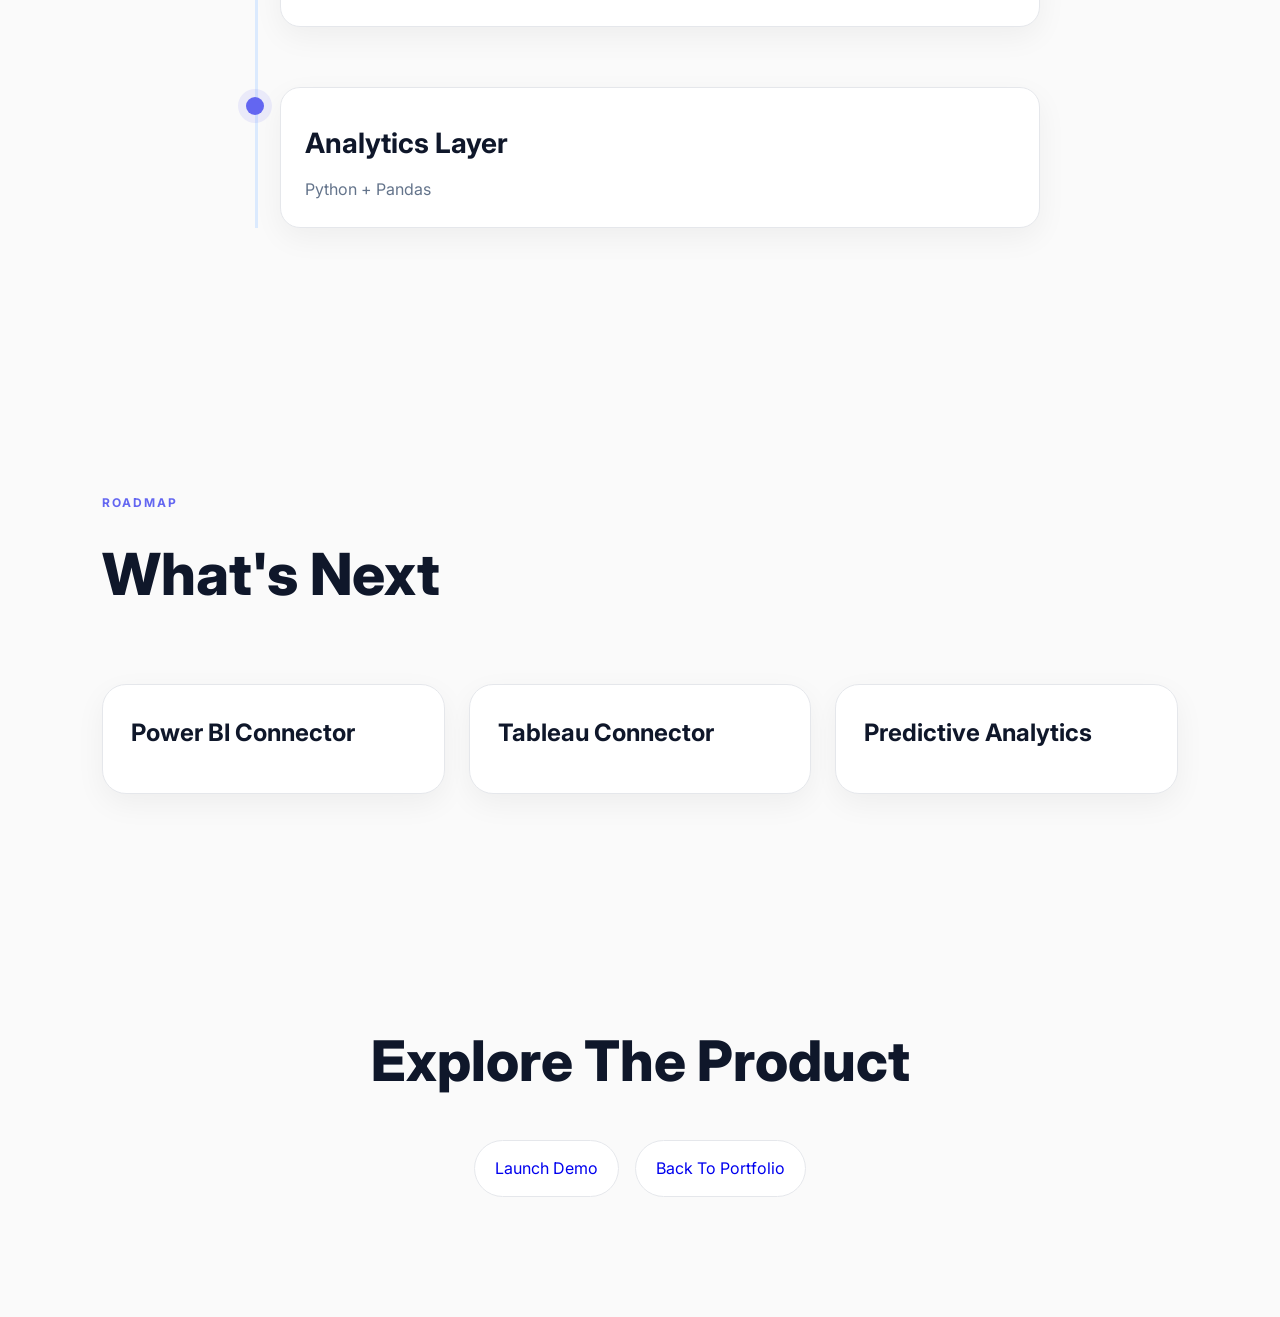
<file: northstar.html>
<!DOCTYPE html>
<html lang="en">

<head>

<meta charset="UTF-8">
<meta name="viewport" content="width=device-width, initial-scale=1.0">

<title>NorthStar AI Agent | Product Case Study</title>

<link rel="preconnect" href="https://fonts.googleapis.com">

<link rel="preconnect" href="https://fonts.gstatic.com" crossorigin>

<link href="https://fonts.googleapis.com/css2?family=Inter:wght@300;400;500;600;700;800;900&display=swap" rel="stylesheet">

<link rel="stylesheet" href="style.css">

</head>

<body>

<section class="case-hero">

<div class="case-tag">

AI PRODUCT CASE STUDY

</div>

<h1>
NorthStar AI Agent
</h1>

<p>

An AI-powered analytics copilot that identifies
the most important metric driving success,
builds executive dashboards and generates
strategic insights from raw datasets.

</p>

<div class="hero-buttons">

<a href="https://arshin-northstar-ai.streamlit.app/" target="_blank" class="primary-btn">

Launch Demo

</a>

<a href="https://github.com/arshinmahajan/northstar-ai" target="_blank" class="secondary-btn">

View GitHub

</a>

</div>

</section>

<section class="section">

<img class="hero-screenshot"
src="images/northstar-hero.png">

</section>

<section class="section">

<div class="section-header">

<span>
THE PROBLEM
</span>

<h2>
Businesses Have Data,
Not Direction
</h2>

</div>

<p class="case-text">

Most organizations collect hundreds of metrics,
yet struggle to identify which KPI actually drives success.

Teams spend days creating dashboards,
building reports and debating priorities.

Decision makers need a faster way to move from:

Raw Data → Insight → Action.

</p>

</section>

<section class="section">

<div class="section-header">

<span>
PRODUCT VISION
</span>

<h2>
An AI Analyst For Every Team
</h2>

</div>

<p class="case-text">

NorthStar AI Agent acts as an analytics strategist.

Users upload a dataset and receive:

• Executive dashboards

• KPI recommendations

• North Star Metric discovery

• AI-generated insights

• Conversational analytics

within seconds.

</p>

</section>

<section class="section">

<div class="section-header">

<span>
KEY CAPABILITIES
</span>

<h2>
What The Product Does
</h2>

</div>

<div class="enterprise-grid">

<div class="enterprise-card">

<h3>
Dashboard Generation
</h3>

<p>

Automatically creates visual dashboards
from uploaded datasets.

</p>

</div>

<div class="enterprise-card">

<h3>
North Star Discovery
</h3>

<p>

Identifies the single most important metric
for business success.

</p>

</div>

<div class="enterprise-card">

<h3>
Executive Summaries
</h3>

<p>

Generates business-ready insights
for leadership teams.

</p>

</div>

</div>

</section>

<section class="section">

<div class="section-header">

<span>
PRODUCT EXPERIENCE
</span>

<h2>
AI Dashboard
</h2>

</div>

<img class="hero-screenshot"
src="images/northstar-dashboard.png">

</section>

<section class="section">

<div class="section-header">

<span>
CONVERSATIONAL ANALYTICS
</span>

<h2>
Ask Questions In Plain English
</h2>

</div>

<img class="hero-screenshot"
src="images/northstar-chat.png">

</section>

<section class="section">

<div class="section-header">

<span>
PRODUCT THINKING
</span>

<h2>
Key Decisions
</h2>

</div>

<div class="enterprise-grid">

<div class="enterprise-card">

<h3>
Why North Star Metrics?
</h3>

<p>

Organizations often track too many metrics.
Reducing focus creates alignment.

</p>

</div>

<div class="enterprise-card">

<h3>
Why AI Generated Dashboards?
</h3>

<p>

Most users struggle with dashboard creation.
Automation lowers adoption barriers.

</p>

</div>

<div class="enterprise-card">

<h3>
Why Conversational Analytics?
</h3>

<p>

Business leaders think in questions,
not reports.

</p>

</div>

</div>

</section>

<section class="section">

<div class="section-header">

<span>
ARCHITECTURE
</span>

<h2>
Technology Stack
</h2>

</div>

<div class="roadmap">

<div class="roadmap-item">

<div class="roadmap-dot"></div>

<div class="roadmap-content">

<h3>
Frontend
</h3>

<p>
Streamlit
</p>

</div>

</div>

<div class="roadmap-item">

<div class="roadmap-dot"></div>

<div class="roadmap-content">

<h3>
AI Layer
</h3>

<p>
LangChain + OpenAI
</p>

</div>

</div>

<div class="roadmap-item">

<div class="roadmap-dot"></div>

<div class="roadmap-content">

<h3>
Analytics Layer
</h3>

<p>
Python + Pandas
</p>

</div>

</div>

</div>

</section>

<section class="section">

<div class="section-header">

<span>
ROADMAP
</span>

<h2>
What's Next
</h2>

</div>

<div class="enterprise-grid">

<div class="enterprise-card">

<h3>
Power BI Connector
</h3>

</div>

<div class="enterprise-card">

<h3>
Tableau Connector
</h3>

</div>

<div class="enterprise-card">

<h3>
Predictive Analytics
</h3>

</div>

</div>

</section>

<section class="contact">

<h2>
Explore The Product
</h2>

<div class="contact-buttons">

<a href="https://arshin-northstar-ai.streamlit.app/" target="_blank">
Launch Demo
</a>

<a href="index.html">
Back To Portfolio
</a>

</div>

</section>

</body>

</html>
</file>
<file: style.css>
:root{

--bg:#fafafa;
--card:#ffffff;
--text:#0f172a;
--muted:#64748b;
--border:#e5e7eb;
--accent:#6366f1;

--shadow:
0 10px 30px rgba(0,0,0,.05);

}

*{
margin:0;
padding:0;
box-sizing:border-box;
}

html{
scroll-behavior:smooth;
}

body{

font-family:'Inter',sans-serif;

background:var(--bg);

color:var(--text);

overflow-x:hidden;

line-height:1.7;

}

body::before{

content:'';

position:fixed;

top:-300px;
right:-200px;

width:600px;
height:600px;

background:
rgba(99,102,241,.08);

filter:blur(120px);

z-index:-1;

}

/* ---------------- NAVBAR ---------------- */

.navbar{

position:sticky;

top:20px;

width:90%;
max-width:1200px;

margin:20px auto;

display:flex;
justify-content:space-between;
align-items:center;

padding:14px 22px;

background:
rgba(255,255,255,.8);

backdrop-filter:blur(20px);

border-radius:999px;

border:1px solid rgba(255,255,255,.6);

box-shadow:var(--shadow);

z-index:999;

}

.logo{

width:42px;
height:42px;

background:var(--accent);

color:white;

display:flex;
justify-content:center;
align-items:center;

font-weight:700;

border-radius:12px;

}

.nav-links{

display:flex;
gap:28px;

}

.nav-links a{

font-size:14px;
font-weight:500;

text-decoration:none;

color:var(--text);

}

.resume-btn{

padding:12px 18px;

background:#111827;

color:white;

border-radius:999px;

text-decoration:none;

font-size:14px;

font-weight:600;

}

/* ---------------- HERO ---------------- */

.hero{

max-width:1300px;

margin:auto;

padding:100px 8%;

}

.hero-content{

display:grid;

grid-template-columns:1.2fr .8fr;

gap:80px;

align-items:center;

}

.hero-tag{

display:inline-block;

padding:8px 14px;

background:#eef2ff;

color:var(--accent);

border-radius:999px;

font-size:12px;

font-weight:700;

}

.hero h1{

font-size:72px;

font-weight:900;

line-height:1.05;

letter-spacing:-3px;

margin-top:20px;

max-width:700px;

}

.hero p{

margin-top:24px;

font-size:20px;

max-width:650px;

color:var(--muted);

}

.hero-buttons{

display:flex;

gap:16px;

margin-top:30px;

}

.primary-btn{

padding:14px 24px;

background:var(--accent);

color:white;

border-radius:999px;

text-decoration:none;

font-weight:600;

}

.secondary-btn{

padding:14px 24px;

border:1px solid var(--border);

background:white;

border-radius:999px;

text-decoration:none;

font-weight:500;

}

.hero-right{

display:flex;
justify-content:center;

}

.hero-right img{

width:280px;
height:280px;

object-fit:cover;

border-radius:50%;

border:8px solid white;

box-shadow:
0 20px 60px rgba(99,102,241,.15);

}

/* ---------------- SECTIONS ---------------- */

.section{

max-width:1300px;

margin:auto;

padding:100px 8%;

}

.section-header{

margin-bottom:60px;

}

.section-header span{

font-size:12px;

letter-spacing:2px;

font-weight:700;

color:var(--accent);

}

.section-header h2{

font-size:58px;

font-weight:800;

margin-top:10px;

}

/* ---------------- FEATURED PRODUCTS ---------------- */

.featured-product{

display:grid;

grid-template-columns:1fr 1fr;

gap:50px;

align-items:center;

margin-bottom:100px;

}

.reverse{

direction:rtl;

}

.reverse .featured-content{

direction:ltr;

}

.featured-image img{

width:100%;

border-radius:28px;

border:1px solid var(--border);

box-shadow:var(--shadow);

}

.featured-content h3{

font-size:42px;

margin-bottom:16px;

}

.featured-content p{

color:var(--muted);

font-size:18px;

margin-bottom:30px;

}

.product-buttons{

display:flex;

gap:12px;

flex-wrap:wrap;

}

.product-buttons a{

padding:12px 18px;

background:#eef2ff;

color:var(--accent);

border-radius:999px;

font-size:14px;

font-weight:600;

text-decoration:none;

transition:.3s;

}

.product-buttons a:hover{

background:var(--accent);

color:white;

}

/* ---------------- ENTERPRISE ---------------- */

.enterprise-grid{

display:grid;

grid-template-columns:repeat(3,1fr);

gap:24px;

}

.enterprise-card{

background:white;

padding:28px;

border-radius:24px;

border:1px solid var(--border);

box-shadow:var(--shadow);

}

.enterprise-card h3{

margin-bottom:12px;

font-size:24px;

}

.enterprise-card p{

color:var(--muted);

}

.confidential-note{

margin-top:30px;

font-size:14px;

color:var(--muted);

font-style:italic;

}

/* ---------------- ROADMAP ---------------- */

.roadmap{

max-width:800px;

margin:auto;

position:relative;

padding-left:40px;

}

.roadmap::before{

content:'';

position:absolute;

left:15px;

top:0;

bottom:0;

width:3px;

background:#dbeafe;

}

.roadmap-item{

position:relative;

margin-bottom:60px;

}

.roadmap-dot{

width:18px;
height:18px;

background:var(--accent);

border-radius:50%;

position:absolute;

left:-34px;

top:10px;

box-shadow:
0 0 0 8px rgba(99,102,241,.1);

}

.roadmap-content{

background:white;

padding:24px;

border-radius:20px;

border:1px solid var(--border);

box-shadow:var(--shadow);

}

.roadmap-content span{

font-size:13px;

font-weight:700;

color:var(--accent);

}

.roadmap-content h3{

margin-top:8px;

font-size:28px;

}

.roadmap-content p{

margin-top:8px;

color:var(--muted);

}

/* ---------------- CONTACT ---------------- */

.contact{

text-align:center;

padding:120px 8%;

}

.contact h2{

font-size:56px;

font-weight:800;

}

.contact p{

margin-top:16px;

color:var(--muted);

}

.contact-buttons{

display:flex;

justify-content:center;

gap:16px;

margin-top:30px;

}

.contact-buttons a{

padding:14px 20px;

background:white;

border-radius:999px;

border:1px solid var(--border);

text-decoration:none;

}

footer{

padding:40px;

text-align:center;

color:var(--muted);

}

/* ---------------- MOBILE ---------------- */

@media(max-width:768px){

.navbar{
display:none;
}

.hero{

padding:50px 24px;

}

.hero-content{

display:flex;

flex-direction:column-reverse;

text-align:center;

gap:30px;

}

.hero-right img{

width:160px;
height:160px;

}

.hero h1{

font-size:46px;

letter-spacing:-1px;

}

.hero p{

font-size:18px;

}

.hero-buttons{

flex-direction:column;

}

.primary-btn,
.secondary-btn{

width:100%;

text-align:center;

}

.section{

padding:80px 24px;

}

.section-header h2{

font-size:38px;

}

.featured-product{

grid-template-columns:1fr;

gap:24px;

}

.reverse{

direction:ltr;

}

.enterprise-grid{

grid-template-columns:1fr;

}

.contact h2{

font-size:38px;

}

.contact-buttons{

flex-direction:column;

align-items:center;

}

.contact-buttons a{

width:100%;

max-width:280px;

text-align:center;

}

.roadmap{

padding-left:25px;

}

}
</file>
